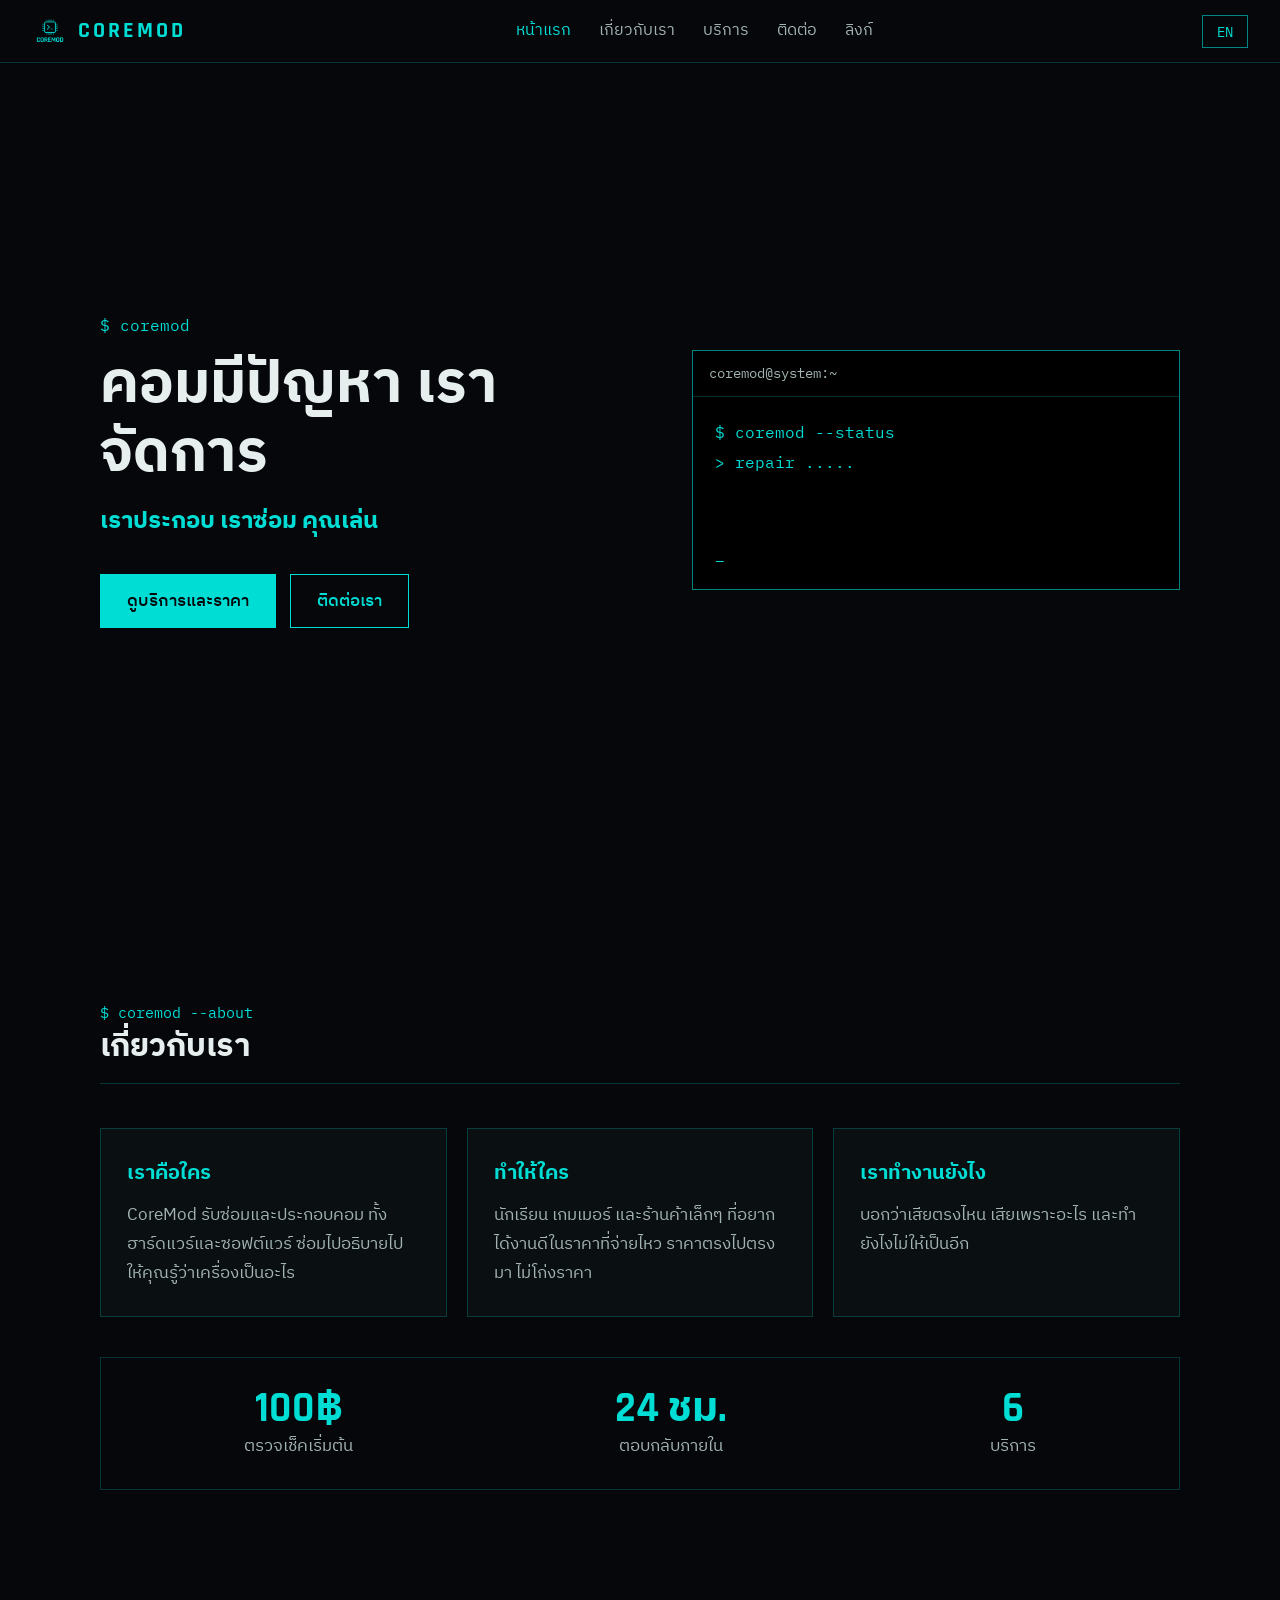
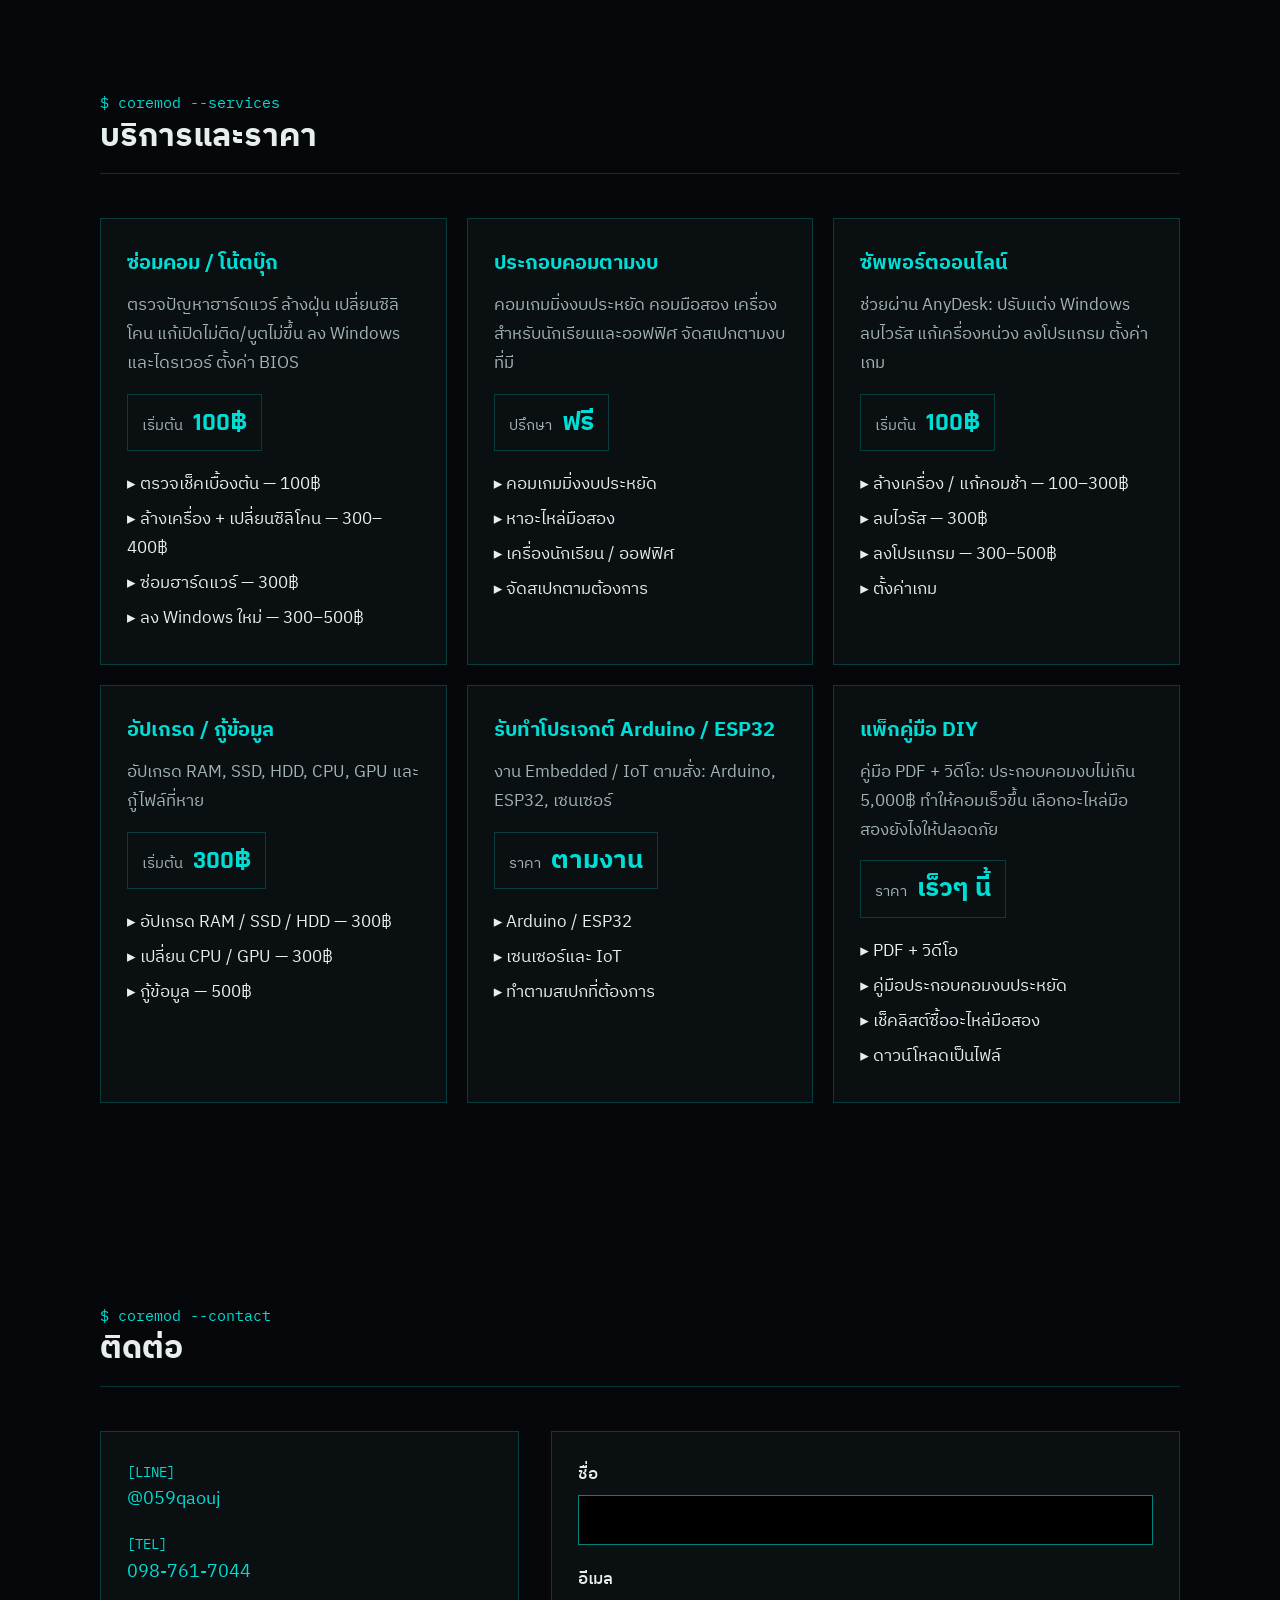
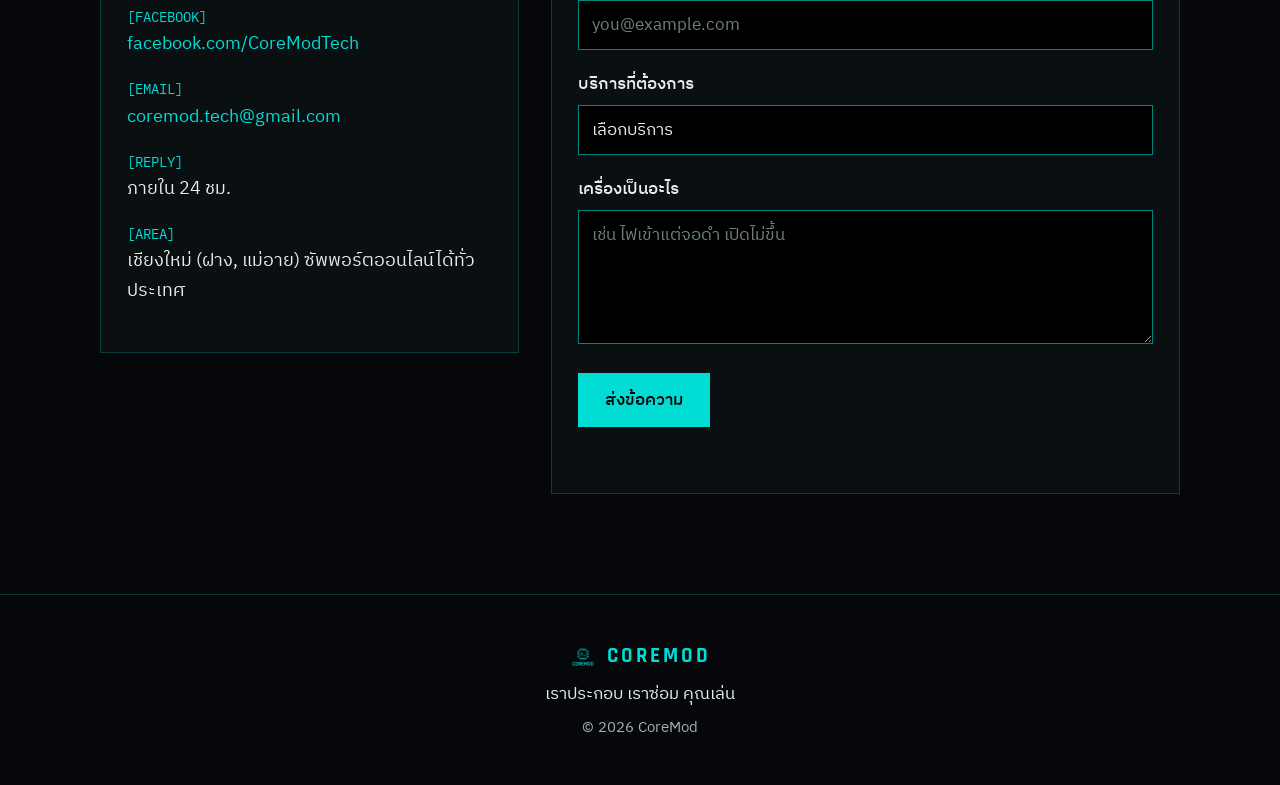
<file: index.html>
<!DOCTYPE html>
<html lang="th">
<head>
  <meta charset="UTF-8" />
  <meta name="viewport" content="width=device-width, initial-scale=1.0" />
  <title>CoreMod | ซ่อมคอม ประกอบคอม ซัพพอร์ตออนไลน์</title>
  <meta name="description" content="CoreMod รับซ่อมคอมและโน้ตบุ๊ก ประกอบคอมตามงบ อัปเกรดสเปก และซัพพอร์ตออนไลน์ผ่าน AnyDesk ตรวจเช็คเริ่มต้น 100 บาท" />
  <meta property="og:type" content="website" />
  <meta property="og:url" content="https://coremod-tech.github.io/" />
  <meta property="og:title" content="CoreMod | ซ่อมคอม ประกอบคอม ซัพพอร์ตออนไลน์" />
  <meta property="og:description" content="ซ่อมคอม / โน้ตบุ๊ก ประกอบคอมตามงบ อัปเกรด และซัพพอร์ตออนไลน์ผ่าน AnyDesk" />
  <meta property="og:image" content="https://coremod-tech.github.io/images/og-cover.png" />
  <meta property="og:image:width" content="1640" />
  <meta property="og:image:height" content="624" />
  <meta name="twitter:card" content="summary_large_image" />
  <link rel="icon" type="image/png" href="images/LogoV1nobg.png">
  <link rel="apple-touch-icon" href="images/LogoV1nobg.png">
  <link rel="preconnect" href="https://fonts.googleapis.com">
  <link rel="preconnect" href="https://fonts.gstatic.com" crossorigin>
  <link rel="stylesheet" href="https://fonts.googleapis.com/css2?family=IBM+Plex+Mono:wght@400;500&family=IBM+Plex+Sans+Thai:wght@400;500;700&family=Rajdhani:wght@700&display=swap">
  <link rel="stylesheet" href="css/style.css">
  <script src="https://web3forms.com/client/script.js" async defer></script>
</head>
<body>

  <nav class="navbar" id="navbar">
    <a class="nav-logo" href="#home">
      <img src="images/LogoV1nobg.png" alt="" width="36" height="36">
      <span class="nav-brand">COREMOD</span>
    </a>
    <div class="nav-links" id="navLinks">
      <a href="#home"     data-i18n="nav-home">Home</a>
      <a href="#about"    data-i18n="nav-about">About</a>
      <a href="#services" data-i18n="nav-services">Services</a>
      <a href="#contact"  data-i18n="nav-contact">Contact</a>
      <a href="links.html" data-i18n="nav-links">Links</a>
    </div>
    <div class="nav-right">
      <button class="lang-toggle" id="langBtn" onclick="toggleLang()" aria-label="Switch language">EN</button>
      <button class="nav-toggle" onclick="toggleNav()" aria-controls="navLinks">[ MENU ]</button>
    </div>
  </nav>

  <section id="home" class="hero">
    <div class="hero-content">
      <p class="hero-prompt">$ coremod</p>
      <h1 class="hero-title" data-i18n="hero-title">PC trouble? We'll sort it.</h1>
      <p class="hero-slogan" data-i18n="hero-slogan">We Build. We Fix. You Play.</p>
      <div class="hero-buttons">
        <a href="#services" class="btn btn-primary"   data-i18n="btn-services">See services and prices</a>
        <a href="#contact"  class="btn btn-secondary" data-i18n="btn-contact">Contact us</a>
      </div>
    </div>

    <div class="terminal-window" aria-hidden="true">
      <div class="terminal-bar">coremod@system:~</div>
      <div class="terminal-body">
        <p class="terminal-line" id="t1"></p>
        <p class="terminal-line" id="t2"></p>
        <p class="terminal-line" id="t3"></p>
        <p class="terminal-line" id="t4"></p>
        <p class="terminal-line" id="t5"><span class="cursor">_</span></p>
      </div>
    </div>
  </section>

  <section id="about" class="section">
    <div class="section-header">
      <p class="section-prompt">$ coremod --about</p>
      <h2 data-i18n="about-title">About us</h2>
    </div>

    <div class="about-grid">
      <div class="card fade-in">
        <h3 data-i18n="about-card1-title">Who we are</h3>
        <p data-i18n="about-card1-text">CoreMod repairs and builds PCs, hardware and software. We explain the problem while we fix it, so you know what was wrong with your machine.</p>
      </div>
      <div class="card fade-in">
        <h3 data-i18n="about-card2-title">Who we work for</h3>
        <p data-i18n="about-card2-text">Students, gamers and small shops in Thailand who want good work at a price they can pay. Fair prices, no overcharging.</p>
      </div>
      <div class="card fade-in">
        <h3 data-i18n="about-card3-title">How we work</h3>
        <p data-i18n="about-card3-text">We tell you what broke, why it broke, and how to stop it happening again.</p>
      </div>
    </div>

    <div class="stats-bar">
      <div class="stat">
        <span class="stat-num">100฿</span>
        <span class="stat-label" data-i18n="stat-label-1">Check-up from</span>
      </div>
      <div class="stat">
        <span class="stat-num" data-i18n="stat-num-2">24h</span>
        <span class="stat-label" data-i18n="stat-label-2">Reply time</span>
      </div>
      <div class="stat">
        <span class="stat-num">6</span>
        <span class="stat-label" data-i18n="stat-label-3">Services</span>
      </div>
    </div>
  </section>

  <section id="services" class="section">
    <div class="section-header">
      <p class="section-prompt">$ coremod --services</p>
      <h2 data-i18n="services-title">Services and prices</h2>
    </div>

    <div class="services-grid">

      <div class="card service-card fade-in">
        <h3 data-i18n="svc1-title">PC and Laptop Repair</h3>
        <p data-i18n="svc1-desc">Hardware troubleshooting, dust cleaning, thermal paste, power and boot fixes, Windows reinstall, drivers, BIOS setup.</p>
        <div class="service-price">
          <span class="price-from" data-i18n="price-from">From</span>
          <span class="price-val">100฿</span>
        </div>
        <ul class="service-list">
          <li data-i18n="svc1-li1">▸ Initial check — 100฿</li>
          <li data-i18n="svc1-li2">▸ Cleaning + thermal paste — 300–400฿</li>
          <li data-i18n="svc1-li3">▸ Hardware repair — 300฿</li>
          <li data-i18n="svc1-li4">▸ Windows reinstall — 300–500฿</li>
        </ul>
      </div>

      <div class="card service-card fade-in">
        <h3 data-i18n="svc2-title">Custom PC Builds</h3>
        <p data-i18n="svc2-desc">Budget gaming PCs, second-hand builds, student and office setups. Specced to your budget.</p>
        <div class="service-price">
          <span class="price-from" data-i18n="price-consult">Consultation</span>
          <span class="price-val" data-i18n="price-free">Free</span>
        </div>
        <ul class="service-list">
          <li data-i18n="svc2-li1">▸ Budget gaming builds</li>
          <li data-i18n="svc2-li2">▸ Second-hand parts sourcing</li>
          <li data-i18n="svc2-li3">▸ Student and office setups</li>
          <li data-i18n="svc2-li4">▸ Built to your spec</li>
        </ul>
      </div>

      <div class="card service-card fade-in">
        <h3 data-i18n="svc3-title">Remote Support</h3>
        <p data-i18n="svc3-desc">Help over AnyDesk: Windows tune-up, virus removal, lag fixes, software installs, game settings.</p>
        <div class="service-price">
          <span class="price-from" data-i18n="price-from">From</span>
          <span class="price-val">100฿</span>
        </div>
        <ul class="service-list">
          <li data-i18n="svc3-li1">▸ Cleanup / speed-up — 100–300฿</li>
          <li data-i18n="svc3-li2">▸ Virus removal — 300฿</li>
          <li data-i18n="svc3-li3">▸ Software install — 300–500฿</li>
          <li data-i18n="svc3-li4">▸ Game settings</li>
        </ul>
      </div>

      <div class="card service-card fade-in">
        <h3 data-i18n="svc4-title">Upgrades and Data Recovery</h3>
        <p data-i18n="svc4-desc">RAM, SSD, HDD, CPU and GPU upgrades. Recovery for lost files.</p>
        <div class="service-price">
          <span class="price-from" data-i18n="price-from">From</span>
          <span class="price-val">300฿</span>
        </div>
        <ul class="service-list">
          <li data-i18n="svc4-li1">▸ RAM / SSD / HDD upgrade — 300฿</li>
          <li data-i18n="svc4-li2">▸ CPU / GPU swap — 300฿</li>
          <li data-i18n="svc4-li3">▸ Data recovery — 500฿</li>
        </ul>
      </div>

      <div class="card service-card fade-in">
        <h3 data-i18n="svc6-title">Arduino / ESP32 Projects</h3>
        <p data-i18n="svc6-desc">Embedded and IoT work to order: Arduino, ESP32, sensors.</p>
        <div class="service-price">
          <span class="price-from" data-i18n="price-label">Price</span>
          <span class="price-val" data-i18n="price-quote">Per job</span>
        </div>
        <ul class="service-list">
          <li data-i18n="svc6-li1">▸ Arduino / ESP32</li>
          <li data-i18n="svc6-li2">▸ Sensors and IoT</li>
          <li data-i18n="svc6-li3">▸ Built to your spec</li>
        </ul>
      </div>

      <div class="card service-card fade-in">
        <h3 data-i18n="svc5-title">DIY Guide Packs</h3>
        <p data-i18n="svc5-desc">PDF and video guides: build a PC under 5,000฿, speed up your PC, pick second-hand parts safely.</p>
        <div class="service-price">
          <span class="price-from" data-i18n="price-label">Price</span>
          <span class="price-val" data-i18n="price-tba">TBA</span>
        </div>
        <ul class="service-list">
          <li data-i18n="svc5-li1">▸ PDF + video</li>
          <li data-i18n="svc5-li2">▸ Budget build guides</li>
          <li data-i18n="svc5-li3">▸ Second-hand parts checklists</li>
          <li data-i18n="svc5-li4">▸ Digital download</li>
        </ul>
      </div>

    </div>
  </section>

  <section id="contact" class="section">
    <div class="section-header">
      <p class="section-prompt">$ coremod --contact</p>
      <h2 data-i18n="contact-title">Contact</h2>
    </div>

    <div class="contact-grid">
      <div class="card fade-in">
        <div class="contact-row">
          <span class="contact-key">[LINE]</span>
          <a class="contact-val" href="https://line.me/R/ti/p/@059qaouj" target="_blank" rel="noopener">@059qaouj</a>
        </div>
        <div class="contact-row">
          <span class="contact-key">[TEL]</span>
          <a class="contact-val" href="tel:+66987617044">098-761-7044</a>
        </div>
        <div class="contact-row">
          <span class="contact-key">[FACEBOOK]</span>
          <a class="contact-val" href="https://www.facebook.com/CoreModTech/" target="_blank" rel="noopener">facebook.com/CoreModTech</a>
        </div>
        <div class="contact-row">
          <span class="contact-key">[EMAIL]</span>
          <a class="contact-val" href="mailto:coremod.tech@gmail.com">coremod.tech@gmail.com</a>
        </div>
        <div class="contact-row">
          <span class="contact-key">[REPLY]</span>
          <span class="contact-val" data-i18n="contact-status">Within 24 hours</span>
        </div>
        <div class="contact-row">
          <span class="contact-key">[AREA]</span>
          <span class="contact-val" data-i18n="contact-region">Chiang Mai (Fang, Mae Ai). Remote support anywhere in Thailand.</span>
        </div>
      </div>

      <form class="card fade-in" id="contactForm">
        <input type="hidden" name="access_key" value="2505f554-d45b-4d86-ab9c-5a8548ac9aa7">
        <input type="hidden" name="subject" value="CoreMod — New Inquiry">
        <input type="hidden" name="from_name" value="CoreMod Website">
        <input type="hidden" name="redirect" value="false">
        <input type="checkbox" name="botcheck" style="display:none">

        <div class="form-group">
          <label for="f-name" data-i18n="form-name-label">Your name</label>
          <input id="f-name" type="text" name="name" autocomplete="name" required>
        </div>
        <div class="form-group">
          <label for="f-email" data-i18n="form-email-label">Your email</label>
          <input id="f-email" type="email" name="email" autocomplete="email" placeholder="you@example.com" required>
        </div>
        <div class="form-group">
          <label for="f-service" data-i18n="form-service-label">Service</label>
          <select id="f-service" name="service">
            <option value="" data-i18n="form-opt-0">Choose a service</option>
            <option data-i18n="form-opt-1">PC and Laptop Repair</option>
            <option data-i18n="form-opt-2">Custom PC Build</option>
            <option data-i18n="form-opt-3">Remote Support</option>
            <option data-i18n="form-opt-4">Upgrades and Data Recovery</option>
            <option data-i18n="form-opt-7">Arduino / ESP32 Project</option>
            <option data-i18n="form-opt-5">DIY Guide Pack</option>
            <option data-i18n="form-opt-6">Other</option>
          </select>
        </div>
        <div class="form-group">
          <label for="f-msg" data-i18n="form-msg-label">What's the problem?</label>
          <textarea id="f-msg" name="message" rows="4" data-i18n-ph="form-msg-ph" placeholder="e.g. Power light is on but the screen stays black" required></textarea>
        </div>
        <div class="h-captcha" data-captcha="true"></div>
        <button type="submit" class="btn btn-primary" id="submitBtn" data-i18n="form-submit">Send message</button>
        <p class="form-status" id="formStatus" role="status"></p>
      </form>
    </div>
  </section>

  <footer class="footer">
    <div class="footer-logo">
      <img src="images/LogoV1nobg.png" alt="" width="28" height="28">
      <span>COREMOD</span>
    </div>
    <p class="footer-slogan" data-i18n="footer-slogan">We Build. We Fix. You Play.</p>
    <p class="footer-copy">© <span class="footer-year"></span> CoreMod</p>
  </footer>

  <button class="scroll-top" id="scrollTop" onclick="scrollToTop()" aria-label="Back to top">[ ^ ]</button>

  <script src="js/script.js"></script>
</body>
</html>
</file>
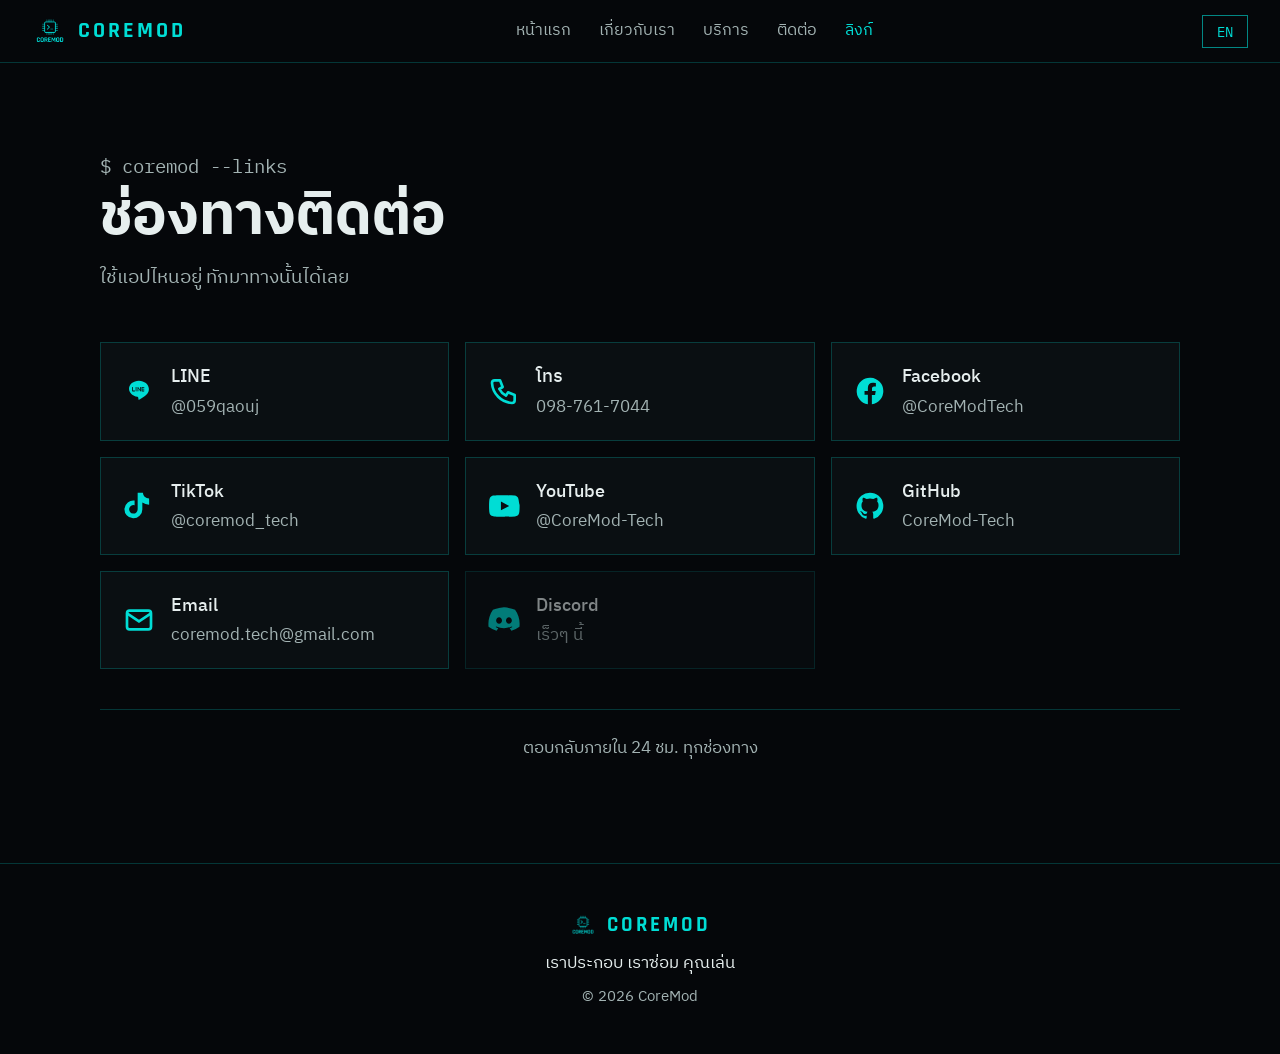
<file: links.html>
<!DOCTYPE html>
<html lang="th">
<head>
  <meta charset="UTF-8" />
  <meta name="viewport" content="width=device-width, initial-scale=1.0" />
  <title>CoreMod | ช่องทางติดต่อ</title>
  <meta name="description" content="ช่องทางติดต่อ CoreMod: LINE, โทร, Facebook, TikTok, YouTube, GitHub และอีเมล" />
  <meta property="og:type" content="website" />
  <meta property="og:url" content="https://coremod-tech.github.io/links.html" />
  <meta property="og:title" content="CoreMod | ช่องทางติดต่อ" />
  <meta property="og:description" content="LINE, โทร, Facebook, TikTok, YouTube, GitHub และอีเมล" />
  <meta property="og:image" content="https://coremod-tech.github.io/images/og-cover.png" />
  <meta property="og:image:width" content="1640" />
  <meta property="og:image:height" content="624" />
  <meta name="twitter:card" content="summary_large_image" />
  <link rel="icon" type="image/png" href="images/LogoV1nobg.png">
  <link rel="apple-touch-icon" href="images/LogoV1nobg.png">
  <link rel="preconnect" href="https://fonts.googleapis.com">
  <link rel="preconnect" href="https://fonts.gstatic.com" crossorigin>
  <link rel="stylesheet" href="https://fonts.googleapis.com/css2?family=IBM+Plex+Mono:wght@400;500&family=IBM+Plex+Sans+Thai:wght@400;500;700&family=Rajdhani:wght@700&display=swap">
  <link rel="stylesheet" href="css/style.css">
</head>
<body>

  <nav class="navbar" id="navbar">
    <a class="nav-logo" href="index.html">
      <img src="images/LogoV1nobg.png" alt="" width="36" height="36">
      <span class="nav-brand">COREMOD</span>
    </a>
    <div class="nav-links" id="navLinks">
      <a href="index.html#home"     data-i18n="nav-home">Home</a>
      <a href="index.html#about"    data-i18n="nav-about">About</a>
      <a href="index.html#services" data-i18n="nav-services">Services</a>
      <a href="index.html#contact"  data-i18n="nav-contact">Contact</a>
      <a href="links.html" class="active" data-i18n="nav-links">Links</a>
    </div>
    <div class="nav-right">
      <button class="lang-toggle" id="langBtn" onclick="toggleLang()" aria-label="Switch language">EN</button>
      <button class="nav-toggle" onclick="toggleNav()" aria-controls="navLinks">[ MENU ]</button>
    </div>
  </nav>

  <header class="links-intro">
    <p class="section-prompt">$ coremod --links</p>
    <h1 class="hero-title" data-i18n="links-title">Contact channels</h1>
    <p data-i18n="links-tagline">Message us on whichever app you use.</p>
  </header>

  <section class="section links-section">
    <div class="links-grid">

      <a class="platform-btn" href="https://line.me/R/ti/p/@059qaouj" target="_blank" rel="noopener">
        <span class="platform-icon" aria-hidden="true">
          <svg viewBox="0 0 24 24" fill="currentColor"><path d="M19.4 10.4c0-3.4-3.4-6.1-7.5-6.1S4.5 7 4.5 10.4c0 3 2.7 5.5 6.3 6 .2 0 .5.2.6.4l.1.7.1.7c0 .3 0 .5.3.4.3 0 .8-.3 4-2.4 1.6-1.1 3.5-2.7 3.5-5.3v-.5ZM8.7 12.3H7.2c-.2 0-.3-.1-.3-.3V9.3c0-.2.1-.3.3-.3.2 0 .3.1.3.3v2.4h1.2c.2 0 .3.1.3.3 0 .2-.1.3-.3.3Zm1.4-.3c0 .2-.1.3-.3.3-.2 0-.3-.1-.3-.3V9.3c0-.2.1-.3.3-.3.2 0 .3.1.3.3v2.7Zm3.3 0c0 .2-.1.2-.3.3h-.1l-.1-.1L11.5 10v2c0 .2-.1.3-.3.3-.2 0-.3-.1-.3-.3V9.3c0-.1.1-.2.2-.3h.2l1.5 2V9.3c0-.2.1-.3.3-.3.2 0 .3.1.3.3v2.7Zm2.3-1.7c.2 0 .3.1.3.3 0 .2-.1.3-.3.3h-1.2v.8h1.2c.2 0 .3.1.3.3 0 .2-.1.3-.3.3h-1.5c-.2 0-.3-.1-.3-.3V9.3c0-.2.1-.3.3-.3h1.5c.2 0 .3.1.3.3 0 .2-.1.3-.3.3h-1.2v.7h1.2Z"/></svg>
        </span>
        <span class="platform-text">
          <span class="platform-name">LINE</span>
          <span class="platform-handle">@059qaouj</span>
        </span>
      </a>

      <a class="platform-btn" href="tel:+66987617044">
        <span class="platform-icon" aria-hidden="true">
          <svg viewBox="0 0 24 24" fill="none" stroke="currentColor" stroke-width="2" stroke-linecap="round" stroke-linejoin="round"><path d="M5 4h4l2 5-2.5 1.5a11 11 0 0 0 5 5L15 13l5 2v4a2 2 0 0 1-2 2A16 16 0 0 1 3 6a2 2 0 0 1 2-2"/></svg>
        </span>
        <span class="platform-text">
          <span class="platform-name" data-i18n="link-phone">Phone</span>
          <span class="platform-handle">098-761-7044</span>
        </span>
      </a>

      <a class="platform-btn" href="https://www.facebook.com/CoreModTech/" target="_blank" rel="noopener">
        <span class="platform-icon" aria-hidden="true">
          <svg viewBox="0 0 24 24" fill="currentColor"><path d="M22 12a10 10 0 1 0-11.6 9.9v-7H7.9V12h2.5V9.8c0-2.5 1.5-3.9 3.8-3.9 1.1 0 2.2.2 2.2.2v2.5h-1.3c-1.2 0-1.6.8-1.6 1.6V12h2.8l-.5 3h-2.4v7A10 10 0 0 0 22 12Z"/></svg>
        </span>
        <span class="platform-text">
          <span class="platform-name">Facebook</span>
          <span class="platform-handle">@CoreModTech</span>
        </span>
      </a>

      <a class="platform-btn" href="https://www.tiktok.com/@coremod_tech" target="_blank" rel="noopener">
        <span class="platform-icon" aria-hidden="true">
          <svg viewBox="0 0 24 24" fill="currentColor"><path d="M19.6 6.3a5.3 5.3 0 0 1-3.4-1.3 5.3 5.3 0 0 1-1.3-3H11v12.4a3.2 3.2 0 1 1-2.3-3v-3.5a6.7 6.7 0 1 0 5.8 6.6V9.4a8.7 8.7 0 0 0 5.1 1.6V7.4a5.2 5.2 0 0 1-0-1.1Z"/></svg>
        </span>
        <span class="platform-text">
          <span class="platform-name">TikTok</span>
          <span class="platform-handle">@coremod_tech</span>
        </span>
      </a>

      <a class="platform-btn" href="https://www.youtube.com/@CoreMod-Tech" target="_blank" rel="noopener">
        <span class="platform-icon" aria-hidden="true">
          <svg viewBox="0 0 24 24" fill="currentColor"><path d="M23 7.5s-.2-1.6-.9-2.3c-.9-.9-1.8-.9-2.3-1C16.7 4 12 4 12 4s-4.7 0-7.8.2c-.4.1-1.4.1-2.3 1C1.2 5.9 1 7.5 1 7.5S.8 9.4.8 11.3v1.4c0 1.9.2 3.8.2 3.8s.2 1.6.9 2.3c.9.9 2.1.9 2.6 1 1.9.2 8 .2 8 .2s4.7 0 7.8-.2c.5-.1 1.4-.1 2.3-1 .7-.7.9-2.3.9-2.3s.2-1.9.2-3.8v-1.4C23.2 9.4 23 7.5 23 7.5ZM9.7 15.2V8.7l6.2 3.3-6.2 3.2Z"/></svg>
        </span>
        <span class="platform-text">
          <span class="platform-name">YouTube</span>
          <span class="platform-handle">@CoreMod-Tech</span>
        </span>
      </a>

      <a class="platform-btn" href="https://github.com/CoreMod-Tech" target="_blank" rel="noopener">
        <span class="platform-icon" aria-hidden="true">
          <svg viewBox="0 0 24 24" fill="currentColor"><path d="M12 2A10 10 0 0 0 8.8 21.5c.5 0 .7-.2.7-.5v-1.7c-2.8.6-3.4-1.3-3.4-1.3-.4-1.2-1-1.5-1-1.5-.9-.6 0-.6 0-.6 1 0 1.5 1 1.5 1 .9 1.5 2.4 1.1 3 .8 0-.7.3-1.1.6-1.4-2.2-.2-4.6-1.1-4.6-5a3.9 3.9 0 0 1 1-2.7c-.1-.3-.5-1.4.1-2.8 0 0 .9-.3 2.8 1a9.6 9.6 0 0 1 5 0c2-1.3 2.8-1 2.8-1 .6 1.4.2 2.5.1 2.8a3.9 3.9 0 0 1 1 2.7c0 3.9-2.4 4.7-4.7 5 .4.3.7 1 .7 1.9v2.8c0 .3.2.6.7.5A10 10 0 0 0 12 2Z"/></svg>
        </span>
        <span class="platform-text">
          <span class="platform-name">GitHub</span>
          <span class="platform-handle">CoreMod-Tech</span>
        </span>
      </a>

      <a class="platform-btn" href="mailto:coremod.tech@gmail.com">
        <span class="platform-icon" aria-hidden="true">
          <svg viewBox="0 0 24 24" fill="none" stroke="currentColor" stroke-width="2"><rect x="3" y="5" width="18" height="14" rx="2"/><path d="M3 7l9 6 9-6"/></svg>
        </span>
        <span class="platform-text">
          <span class="platform-name">Email</span>
          <span class="platform-handle">coremod.tech@gmail.com</span>
        </span>
      </a>

      <div class="platform-btn is-soon">
        <span class="platform-icon" aria-hidden="true">
          <svg viewBox="0 0 24 24" fill="currentColor"><path d="M20.3 4.4A19.8 19.8 0 0 0 15.5 3l-.2.4a18 18 0 0 1 4.3 1.4 14.7 14.7 0 0 0-15.2 0A18 18 0 0 1 8.7 3.4L8.5 3a19.8 19.8 0 0 0-4.8 1.4C.8 8.7 0 12.9.4 17a20 20 0 0 0 6 3l1.3-1.8a13 13 0 0 1-2-1l.5-.4a14 14 0 0 0 11.6 0l.5.4a13 13 0 0 1-2 1L17.6 20a20 20 0 0 0 6-3c.5-4.7-.6-8.8-3.3-12.6Zm-12 10.4c-1.2 0-2.2-1.1-2.2-2.4 0-1.4 1-2.5 2.2-2.5s2.2 1.1 2.2 2.5c0 1.3-1 2.4-2.2 2.4Zm7.4 0c-1.2 0-2.2-1.1-2.2-2.4 0-1.4 1-2.5 2.2-2.5s2.2 1.1 2.2 2.5c0 1.3-1 2.4-2.2 2.4Z"/></svg>
        </span>
        <span class="platform-text">
          <span class="platform-name">Discord</span>
          <span class="platform-handle" data-i18n="link-soon">Coming soon</span>
        </span>
      </div>

    </div>

    <p class="links-footer-note" data-i18n="links-note">We reply within 24 hours on every channel.</p>
  </section>

  <footer class="footer">
    <div class="footer-logo">
      <img src="images/LogoV1nobg.png" alt="" width="28" height="28">
      <span>COREMOD</span>
    </div>
    <p class="footer-slogan" data-i18n="footer-slogan">We Build. We Fix. You Play.</p>
    <p class="footer-copy">© <span class="footer-year"></span> CoreMod</p>
  </footer>

  <button class="scroll-top" id="scrollTop" onclick="scrollToTop()" aria-label="Back to top">[ ^ ]</button>

  <script src="js/script.js"></script>
</body>
</html>
</file>
<file: css/style.css>
/* LEO WAS HERE ;3 */

*, *::before, *::after {
  box-sizing: border-box;
  margin: 0;
  padding: 0;
}

:root {
  --bg:          #05070a;
  --surface:     #0a0f12;
  --line:        rgba(0, 221, 213, 0.22);
  --line-strong: rgba(0, 221, 213, 0.6);
  --accent:      #00ddd5;
  --text:        #e6eeee;
  --muted:       #a3b3b3;
  --error:       #ff6b6b;

  --sans:  'IBM Plex Sans Thai', system-ui, sans-serif;
  --mono:  'IBM Plex Mono', ui-monospace, Consolas, monospace;
  --brand: 'Rajdhani', var(--sans);
}

html { scroll-behavior: smooth; }

body {
  background: var(--bg);
  color: var(--text);
  font-family: var(--sans);
  font-size: 1.0625rem;
  line-height: 1.7;
  overflow-x: hidden;
}

a { color: var(--accent); }

:focus-visible {
  outline: 2px solid var(--accent);
  outline-offset: 3px;
}

/* ---------- Navbar ---------- */
.navbar {
  position: fixed;
  top: 0; left: 0; right: 0;
  z-index: 1000;
  display: flex;
  align-items: center;
  justify-content: space-between;
  padding: 12px 32px;
  background: var(--bg);
  border-bottom: 1px solid var(--line);
}

.nav-logo {
  display: flex;
  align-items: center;
  gap: 10px;
  text-decoration: none;
}

.nav-brand {
  color: var(--accent);
  font-family: var(--brand);
  font-size: 1.4rem;
  font-weight: 700;
  letter-spacing: 3px;
}

.nav-links {
  display: flex;
  gap: 28px;
}

.nav-links a {
  color: var(--muted);
  text-decoration: none;
  font-size: 1rem;
  transition: color 0.2s;
}

.nav-links a:hover,
.nav-links a.active {
  color: var(--accent);
}

.nav-right {
  display: flex;
  align-items: center;
  gap: 10px;
}

.lang-toggle,
.nav-toggle {
  background: transparent;
  border: 1px solid var(--line-strong);
  color: var(--accent);
  font-family: var(--mono);
  font-size: 0.9rem;
  padding: 6px 14px;
  cursor: pointer;
  transition: background 0.2s, color 0.2s;
}

.lang-toggle:hover,
.nav-toggle:hover {
  background: var(--accent);
  color: var(--bg);
}

.nav-toggle { display: none; }

/* ---------- Hero ---------- */
.hero {
  min-height: 100vh;
  max-width: 1200px;
  margin: 0 auto;
  display: grid;
  grid-template-columns: 1.1fr 1fr;
  align-items: center;
  gap: 56px;
  padding: 120px 60px 80px;
}

.hero-prompt {
  font-family: var(--mono);
  color: var(--accent);
  font-size: 1rem;
  margin-bottom: 12px;
}

.hero-title {
  font-size: clamp(2.4rem, 5vw, 3.6rem);
  line-height: 1.2;
  font-weight: 700;
  color: var(--text);
}

.hero-slogan {
  color: var(--accent);
  font-family: var(--brand);
  font-weight: 700;
  font-size: 1.5rem;
  margin-top: 12px;
}

.hero-buttons {
  display: flex;
  gap: 14px;
  flex-wrap: wrap;
  margin-top: 32px;
}

/* Terminal window (hero signature) */
.terminal-window {
  border: 1px solid var(--line-strong);
  background: #000;
}

.terminal-bar {
  padding: 10px 16px;
  border-bottom: 1px solid var(--line);
  font-family: var(--mono);
  color: var(--muted);
  font-size: 0.9rem;
}

.terminal-body {
  padding: 20px 22px;
  min-height: 190px;
}

.terminal-line {
  font-family: var(--mono);
  color: var(--accent);
  font-size: 1rem;
  line-height: 1.9;
  min-height: 1.9em;
  white-space: pre;
}

.cursor { animation: blink 0.9s step-end infinite; }

@keyframes blink {
  0%, 100% { opacity: 1; }
  50%      { opacity: 0; }
}

/* ---------- Buttons ---------- */
.btn {
  display: inline-block;
  font-family: var(--sans);
  font-size: 1.05rem;
  font-weight: 500;
  padding: 12px 26px;
  text-decoration: none;
  cursor: pointer;
  border: 1px solid var(--accent);
  transition: background 0.2s, color 0.2s;
}

.btn-primary {
  background: var(--accent);
  color: var(--bg);
}

.btn-primary:hover { background: transparent; color: var(--accent); }

.btn-secondary {
  background: transparent;
  color: var(--accent);
}

.btn-secondary:hover { background: var(--accent); color: var(--bg); }

.btn:disabled { opacity: 0.6; cursor: wait; }

/* ---------- Sections ---------- */
.section {
  padding: 100px 60px;
  max-width: 1200px;
  margin: 0 auto;
}

.section-header {
  margin-bottom: 44px;
  padding-bottom: 16px;
  border-bottom: 1px solid var(--line);
}

.section-prompt {
  font-family: var(--mono);
  color: var(--accent);
  font-size: 0.95rem;
}

.section-header h2 {
  font-size: 2rem;
  font-weight: 700;
  color: var(--text);
  line-height: 1.3;
}

.card {
  border: 1px solid var(--line);
  background: var(--surface);
  padding: 28px 26px;
  transition: border-color 0.2s;
}

.card:hover { border-color: var(--line-strong); }

.card h3 {
  color: var(--accent);
  font-size: 1.25rem;
  font-weight: 700;
  margin-bottom: 10px;
}

.card p { color: var(--muted); }

.fade-in {
  opacity: 0;
  transform: translateY(16px);
  transition: opacity 0.5s ease, transform 0.5s ease;
}

.fade-in.visible { opacity: 1; transform: none; }

/* ---------- About ---------- */
.about-grid {
  display: grid;
  grid-template-columns: repeat(auto-fit, minmax(280px, 1fr));
  gap: 20px;
  margin-bottom: 40px;
}

.stats-bar {
  display: flex;
  justify-content: space-around;
  gap: 32px;
  flex-wrap: wrap;
  padding: 28px;
  border: 1px solid var(--line);
}

.stat {
  display: flex;
  flex-direction: column;
  align-items: center;
}

.stat-num {
  color: var(--accent);
  font-family: var(--brand);
  font-weight: 700;
  font-size: 2.6rem;
  line-height: 1.1;
}

.stat-label { color: var(--muted); }

/* ---------- Services ---------- */
.services-grid {
  display: grid;
  grid-template-columns: repeat(auto-fit, minmax(310px, 1fr));
  gap: 20px;
}

.service-card > p { margin-bottom: 16px; }

.service-price {
  display: inline-flex;
  align-items: baseline;
  gap: 10px;
  padding: 6px 14px;
  border: 1px solid var(--line);
  margin-bottom: 16px;
}

.price-from {
  color: var(--muted);
  font-size: 0.95rem;
}

.price-val {
  color: var(--accent);
  font-family: var(--brand);
  font-weight: 700;
  font-size: 1.6rem;
}

.service-list { list-style: none; }

.service-list li {
  color: var(--text);
  padding: 3px 0;
}

/* ---------- Contact ---------- */
.contact-grid {
  display: grid;
  grid-template-columns: 1fr 1.5fr;
  gap: 32px;
  align-items: start;
}

.contact-row {
  display: flex;
  flex-direction: column;
  margin-bottom: 18px;
}

.contact-key {
  font-family: var(--mono);
  color: var(--accent);
  font-size: 0.9rem;
}

.contact-val {
  color: var(--text);
  font-size: 1.1rem;
  word-break: break-word;
}

a.contact-val { color: var(--accent); text-decoration: none; }
a.contact-val:hover { text-decoration: underline; }

.form-group { margin-bottom: 20px; }

.form-group label {
  display: block;
  color: var(--text);
  font-weight: 500;
  margin-bottom: 6px;
}

.form-group input,
.form-group select,
.form-group textarea {
  width: 100%;
  background: #000;
  border: 1px solid var(--line-strong);
  color: var(--text);
  font-family: var(--sans);
  font-size: 1.05rem;
  padding: 10px 13px;
  appearance: none;
  transition: border-color 0.2s;
}

.form-group input::placeholder,
.form-group textarea::placeholder { color: #6f7f7f; }

.form-group input:focus,
.form-group select:focus,
.form-group textarea:focus { border-color: var(--accent); }

.form-group select option { background: #000; color: var(--text); }

.form-group textarea { resize: vertical; min-height: 120px; }

.h-captcha { margin-bottom: 16px; }

.form-status { margin-top: 12px; min-height: 1.5em; }
.form-status.success { color: var(--accent); }
.form-status.error   { color: var(--error); }

/* ---------- Links page ---------- */
.links-intro {
  padding: 140px 60px 0;
  max-width: 1200px;
  margin: 0 auto;
}

.links-intro p {
  color: var(--muted);
  font-size: 1.2rem;
  margin-top: 10px;
}

.links-section { padding-top: 48px; }

.links-grid {
  display: grid;
  grid-template-columns: repeat(auto-fit, minmax(280px, 1fr));
  gap: 16px;
  margin-bottom: 40px;
}

.platform-btn {
  display: flex;
  align-items: center;
  gap: 16px;
  padding: 18px 22px;
  border: 1px solid var(--line);
  background: var(--surface);
  color: var(--text);
  text-decoration: none;
  transition: border-color 0.2s;
}

a.platform-btn:hover { border-color: var(--accent); }

.platform-btn.is-soon { opacity: 0.55; }

.platform-icon {
  flex-shrink: 0;
  width: 32px;
  height: 32px;
  color: var(--accent);
}

.platform-icon svg { width: 100%; height: 100%; }

.platform-text {
  display: flex;
  flex-direction: column;
  min-width: 0;
}

.platform-name {
  font-size: 1.15rem;
  font-weight: 500;
}

.platform-handle {
  color: var(--muted);
  white-space: nowrap;
  overflow: hidden;
  text-overflow: ellipsis;
}

.links-footer-note {
  color: var(--muted);
  text-align: center;
  border-top: 1px solid var(--line);
  padding-top: 24px;
}

/* ---------- Footer ---------- */
.footer {
  border-top: 1px solid var(--line);
  padding: 44px 30px;
  display: flex;
  flex-direction: column;
  align-items: center;
  gap: 6px;
  text-align: center;
}

.footer-logo {
  display: inline-flex;
  align-items: center;
  gap: 10px;
  color: var(--accent);
  font-family: var(--brand);
  font-weight: 700;
  font-size: 1.3rem;
  letter-spacing: 3px;
}

.footer-slogan { color: var(--text); }
.footer-copy   { color: var(--muted); font-size: 0.95rem; }

/* ---------- Scroll to top ---------- */
.scroll-top {
  position: fixed;
  bottom: 24px;
  right: 24px;
  z-index: 500;
  background: var(--bg);
  border: 1px solid var(--line-strong);
  color: var(--accent);
  font-family: var(--mono);
  font-size: 1rem;
  padding: 8px 14px;
  cursor: pointer;
  opacity: 0;
  pointer-events: none;
  transition: opacity 0.2s, background 0.2s, color 0.2s;
}

.scroll-top.show { opacity: 1; pointer-events: auto; }
.scroll-top:hover { background: var(--accent); color: var(--bg); }

/* ---------- Responsive ---------- */
@media (max-width: 900px) {
  .hero {
    grid-template-columns: 1fr;
    min-height: auto;
    padding: 110px 24px 60px;
    gap: 36px;
  }
  .contact-grid { grid-template-columns: 1fr; }
}

@media (max-width: 768px) {
  .navbar { padding: 10px 18px; }

  .nav-links {
    display: none;
    position: absolute;
    top: 100%;
    left: 0; right: 0;
    flex-direction: column;
    gap: 18px;
    padding: 20px 24px;
    background: var(--bg);
    border-bottom: 1px solid var(--line);
  }

  .nav-links.open { display: flex; }
  .nav-toggle { display: block; }

  .section, .links-intro { padding-left: 20px; padding-right: 20px; }
  .section { padding-top: 72px; padding-bottom: 72px; }
  .links-intro { padding-top: 110px; }
  .section-header h2 { font-size: 1.6rem; }
  .terminal-line { font-size: 0.9rem; }
}

@media (prefers-reduced-motion: reduce) {
  html { scroll-behavior: auto; }
  .fade-in { opacity: 1; transform: none; transition: none; }
  .cursor { animation: none; }
}
</file>
